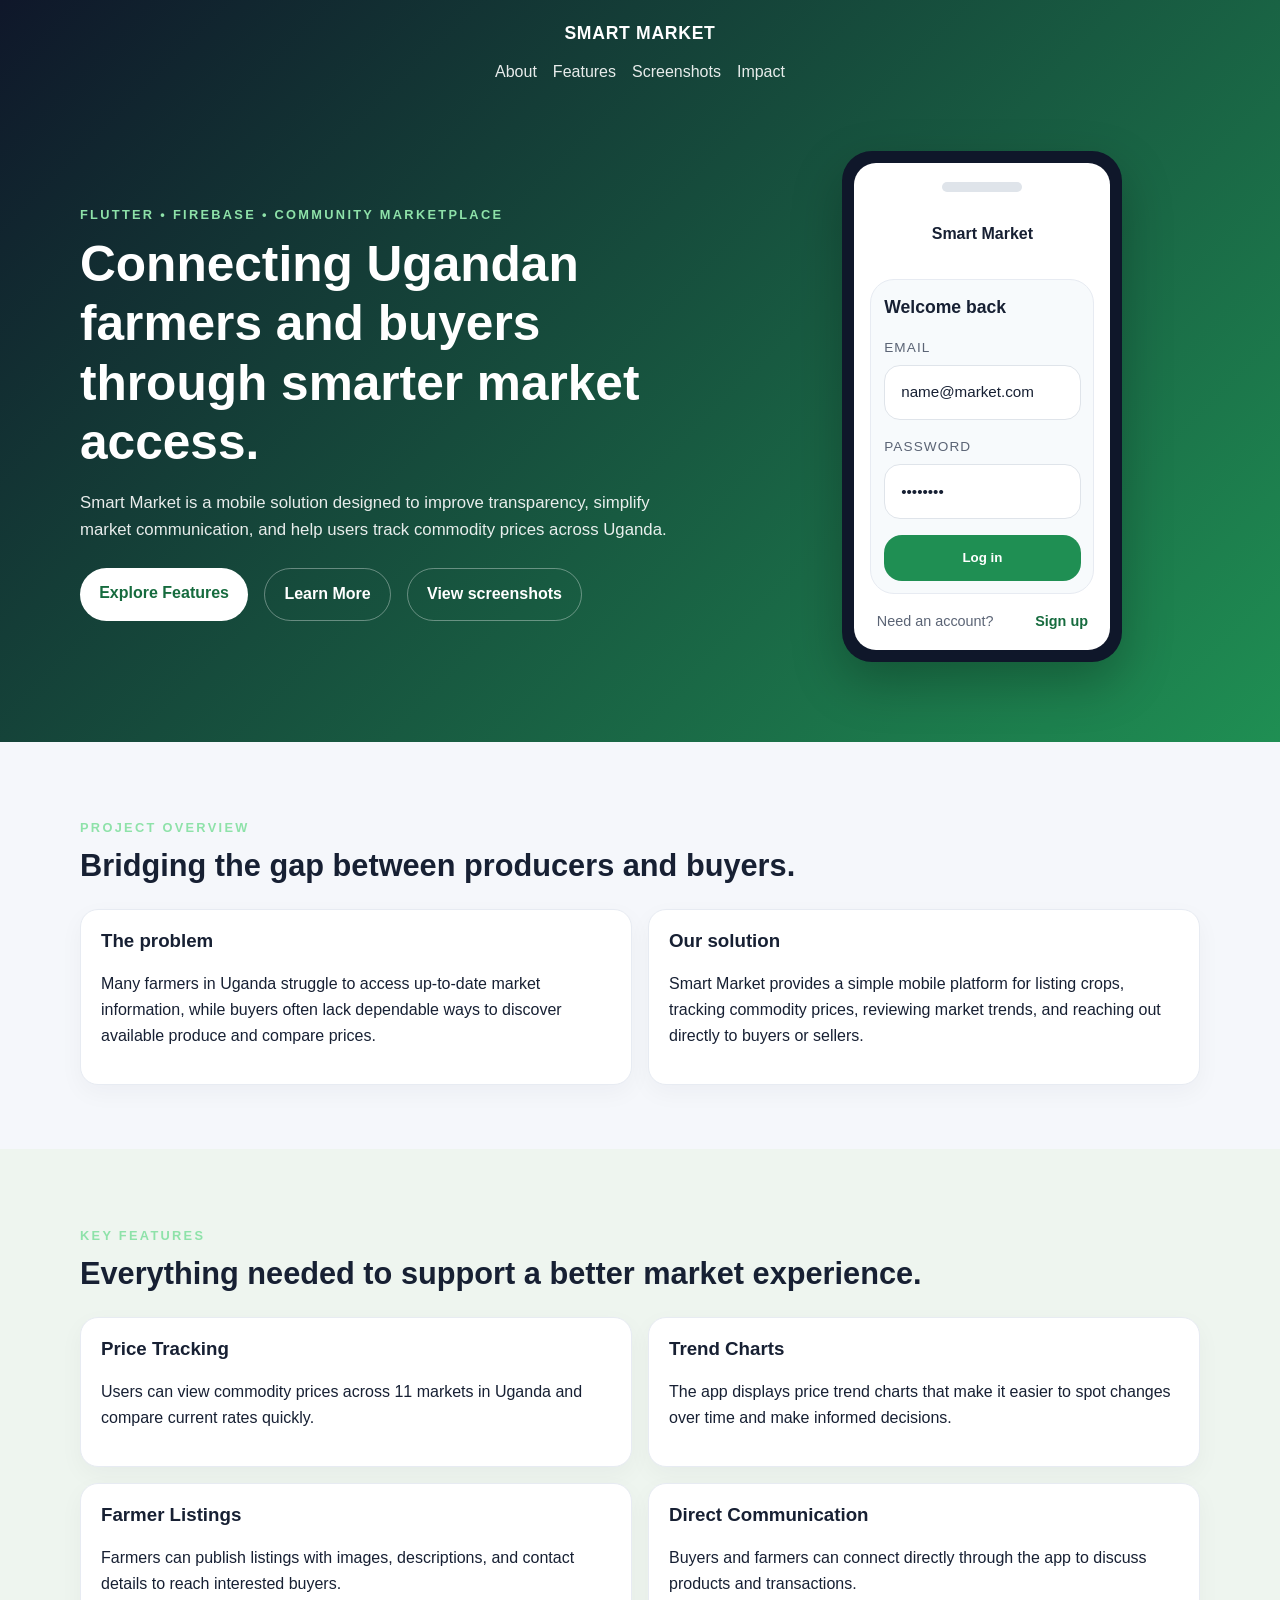
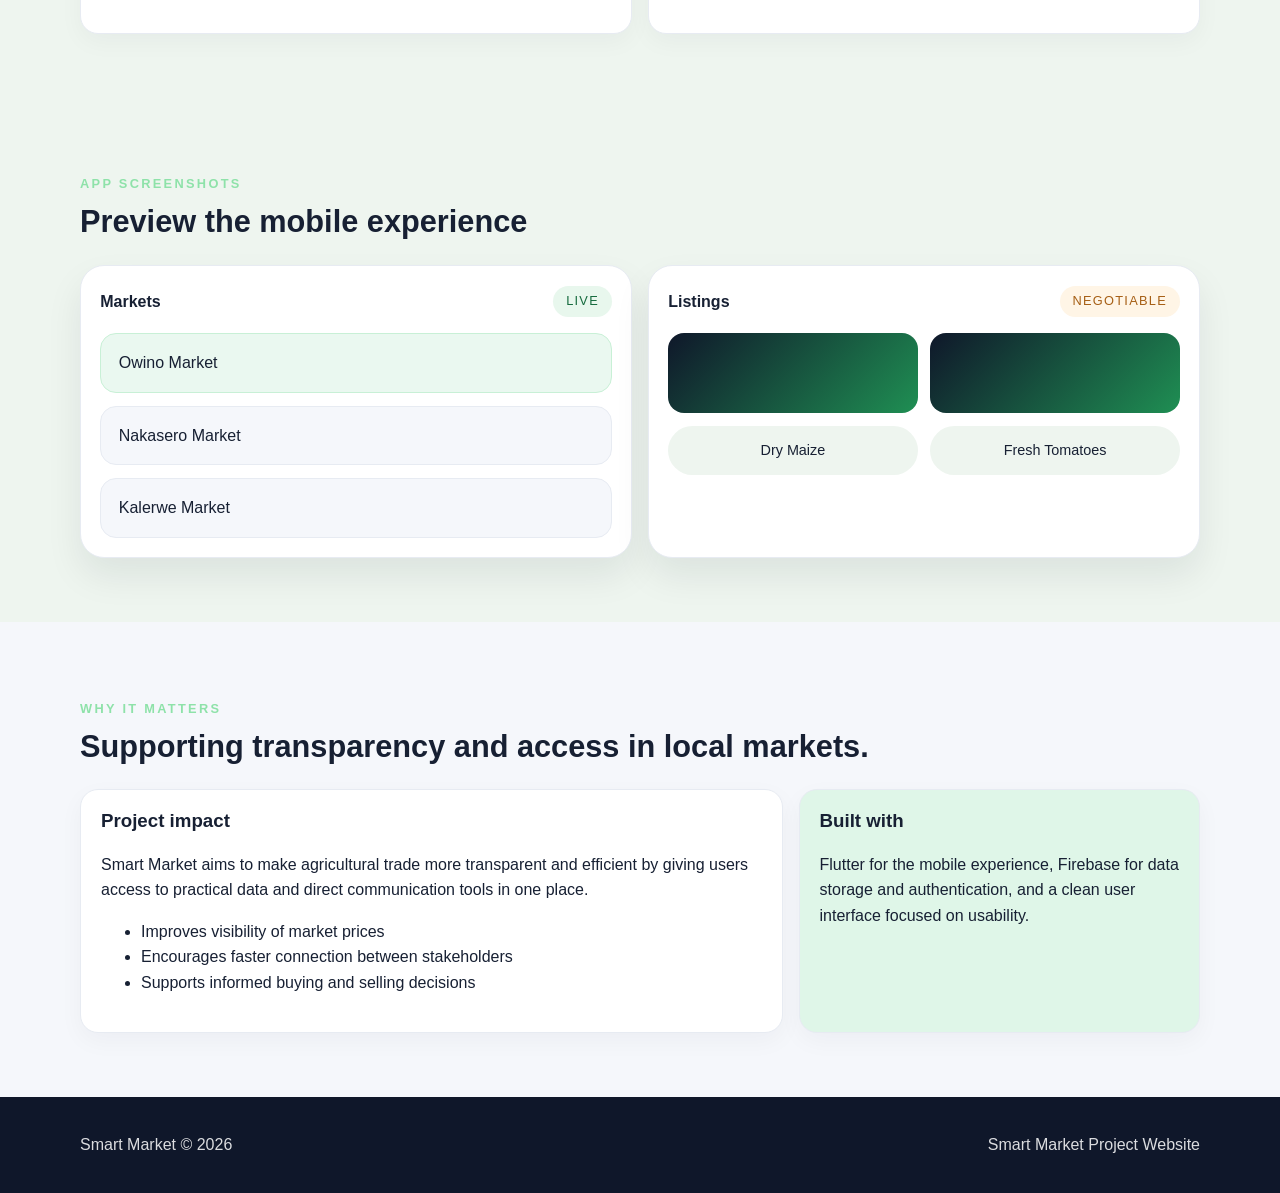
<file: index.html>
<!DOCTYPE html>
<html lang="en">
  <head>
    <meta charset="UTF-8" />
    <meta name="viewport" content="width=device-width, initial-scale=1.0" />
    <meta
      name="description"
      content="Smart Market is a Flutter mobile application that connects Ugandan farmers and buyers through transparent price tracking, market listings, and direct communication."
    />
    <title>Smart Market | Project Website</title>
    <link rel="stylesheet" href="styles.css" />
  </head>
  <body>
    <header class="hero">
      <nav class="nav container">
        <a class="brand" href="#top">Smart Market</a>
        <div class="nav-links">
          <a href="#about">About</a>
          <a href="#features">Features</a>
          <a href="screenshots.html">Screenshots</a>
          <a href="#impact">Impact</a>
        </div>
      </nav>

      <section class="hero-content container" id="top">
        <div class="hero-text">
          <p class="eyebrow">Flutter • Firebase • Community Marketplace</p>
          <h1>Connecting Ugandan farmers and buyers through smarter market access.</h1>
          <p class="lead">
            Smart Market is a mobile solution designed to improve transparency,
            simplify market communication, and help users track commodity prices
            across Uganda.
          </p>
          <div class="hero-actions">
            <a class="btn btn-primary" href="#features">Explore Features</a>
            <a class="btn btn-secondary" href="#about">Learn More</a>
            <a class="btn btn-secondary" href="screenshots.html">View screenshots</a>
          </div>
        </div>

        <div class="hero-card" aria-label="Project preview">
          <div class="mock-phone">
            <div class="screen screen-login">
              <div class="screen-bar"></div>
              <div class="screen-title">Smart Market</div>
              <div class="login-panel">
                <p class="login-subtitle">Welcome back</p>
                <div class="login-field">
                  <label>Email</label>
                  <div class="login-input">name@market.com</div>
                </div>
                <div class="login-field">
                  <label>Password</label>
                  <div class="login-input">••••••••</div>
                </div>
                <button class="login-btn">Log in</button>
              </div>
              <div class="login-footer">
                <span>Need an account?</span>
                <a href="#about">Sign up</a>
              </div>
            </div>
          </div>
        </div>
      </section>
    </header>

    <main>
      <section class="section container" id="about">
        <div class="section-heading">
          <p class="eyebrow">Project Overview</p>
          <h2>Bridging the gap between producers and buyers.</h2>
        </div>
        <div class="about-grid">
          <div class="panel">
            <h3>The problem</h3>
            <p>
              Many farmers in Uganda struggle to access up-to-date market
              information, while buyers often lack dependable ways to discover
              available produce and compare prices.
            </p>
          </div>
          <div class="panel">
            <h3>Our solution</h3>
            <p>
              Smart Market provides a simple mobile platform for listing crops,
              tracking commodity prices, reviewing market trends, and reaching
              out directly to buyers or sellers.
            </p>
          </div>
        </div>
      </section>

      <section class="section section-alt" id="features">
        <div class="container">
          <div class="section-heading">
            <p class="eyebrow">Key Features</p>
            <h2>Everything needed to support a better market experience.</h2>
          </div>

          <div class="features-grid">
            <article class="card">
              <h3>Price Tracking</h3>
              <p>
                Users can view commodity prices across 11 markets in Uganda and
                compare current rates quickly.
              </p>
            </article>
            <article class="card">
              <h3>Trend Charts</h3>
              <p>
                The app displays price trend charts that make it easier to spot
                changes over time and make informed decisions.
              </p>
            </article>
            <article class="card">
              <h3>Farmer Listings</h3>
              <p>
                Farmers can publish listings with images, descriptions, and
                contact details to reach interested buyers.
              </p>
            </article>
            <article class="card">
              <h3>Direct Communication</h3>
              <p>
                Buyers and farmers can connect directly through the app to
                discuss products and transactions.
              </p>
            </article>
          </div>
        </div>
      </section>

      <section class="section section-alt" id="screenshots">
        <div class="container">
          <div class="section-heading">
            <p class="eyebrow">App Screenshots</p>
            <h2>Preview the mobile experience</h2>
          </div>

          <div class="screenshots-grid">
            <article class="screenshot-card">
              <div class="screenshot-header">
                <span class="screenshot-label">Markets</span>
                <span class="screenshot-status">Live</span>
              </div>
              <div class="screenshot-body">
                <div class="screenshot-item active">Owino Market</div>
                <div class="screenshot-item">Nakasero Market</div>
                <div class="screenshot-item">Kalerwe Market</div>
              </div>
            </article>

            <article class="screenshot-card">
              <div class="screenshot-header">
                <span class="screenshot-label">Listings</span>
                <span class="screenshot-status negotiable">Negotiable</span>
              </div>
              <div class="screenshot-body">
                <div class="screenshot-row">
                  <div class="screenshot-block"></div>
                  <div class="screenshot-block"></div>
                </div>
                <div class="screenshot-row small">
                  <div class="screenshot-pill">Dry Maize</div>
                  <div class="screenshot-pill">Fresh Tomatoes</div>
                </div>
              </div>
            </article>
          </div>
        </div>
      </section>

      <section class="section container" id="impact">
        <div class="section-heading">
          <p class="eyebrow">Why It Matters</p>
          <h2>Supporting transparency and access in local markets.</h2>
        </div>
        <div class="impact-layout">
          <div class="panel large">
            <h3>Project impact</h3>
            <p>
              Smart Market aims to make agricultural trade more transparent and
              efficient by giving users access to practical data and direct
              communication tools in one place.
            </p>
            <ul>
              <li>Improves visibility of market prices</li>
              <li>Encourages faster connection between stakeholders</li>
              <li>Supports informed buying and selling decisions</li>
            </ul>
          </div>
          <div class="panel accent">
            <h3>Built with</h3>
            <p>Flutter for the mobile experience, Firebase for data storage and authentication, and a clean user interface focused on usability.</p>
          </div>
        </div>
      </section>
    </main>

    <footer class="footer">
      <div class="container footer-content">
        <p>Smart Market © 2026</p>
        <p>Smart Market Project Website</p>
      </div>
    </footer>
  </body>
</html>
</file>
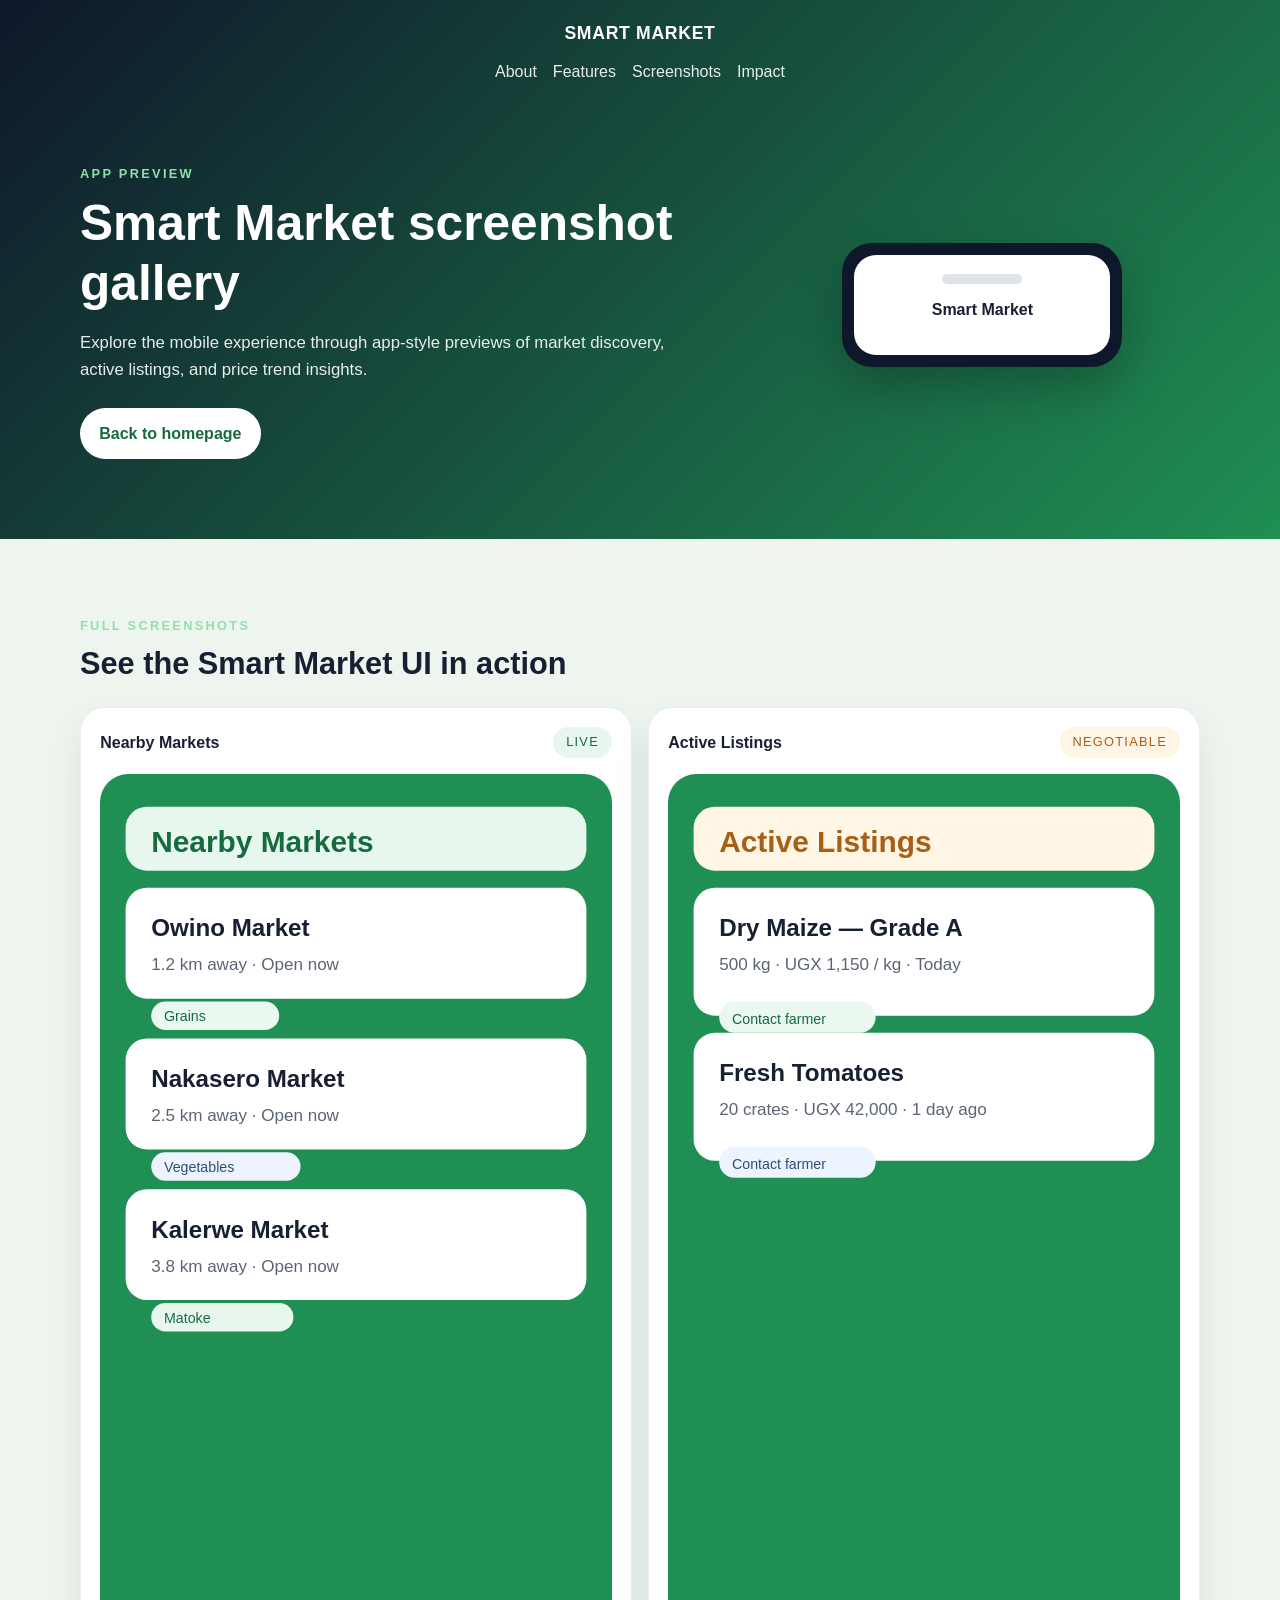
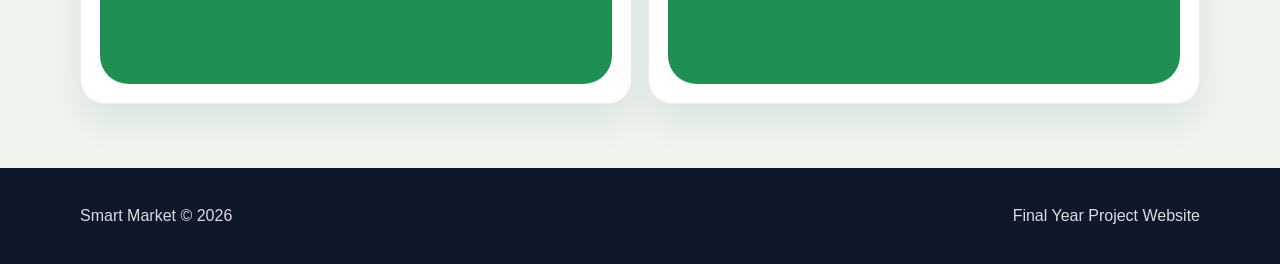
<file: screenshots.html>
<!DOCTYPE html>
<html lang="en">
  <head>
    <meta charset="UTF-8" />
    <meta name="viewport" content="width=device-width, initial-scale=1.0" />
    <title>Smart Market | Screenshots</title>
    <link rel="stylesheet" href="styles.css" />
  </head>
  <body>
    <header class="hero">
      <nav class="nav container">
        <a class="brand" href="index.html">Smart Market</a>
        <div class="nav-links">
          <a href="index.html#about">About</a>
          <a href="index.html#features">Features</a>
          <a href="screenshots.html">Screenshots</a>
          <a href="index.html#impact">Impact</a>
        </div>
      </nav>

      <section class="hero-content container" id="top">
        <div class="hero-text">
          <p class="eyebrow">App Preview</p>
          <h1>Smart Market screenshot gallery</h1>
          <p class="lead">
            Explore the mobile experience through app-style previews of market discovery, active listings, and price trend insights.
          </p>
          <div class="hero-actions">
            <a class="btn btn-primary" href="index.html">Back to homepage</a>
          </div>
        </div>

        <div class="hero-card" aria-label="Screenshot preview">
          <div class="mock-phone">
            <div class="screen">
              <div class="screen-bar"></div>
              <div class="screen-title">Smart Market</div>
              <div class="screen-block"></div>
              <div class="screen-grid">
                <div class="mini-card"></div>
                <div class="mini-card"></div>
                <div class="mini-card wide"></div>
              </div>
            </div>
          </div>
        </div>
      </section>
    </header>

    <main>
      <section class="section section-alt">
        <div class="container">
          <div class="section-heading">
            <p class="eyebrow">Full screenshots</p>
            <h2>See the Smart Market UI in action</h2>
          </div>

          <div class="screenshots-grid">
            <article class="screenshot-card screenshot-image-card">
              <div class="screenshot-header">
                <span class="screenshot-label">Nearby Markets</span>
                <span class="screenshot-status">Live</span>
              </div>
              <div class="screenshot-image-wrapper">
                <img src="images/market-screenshot.svg" alt="Nearby markets mobile screenshot" />
              </div>
            </article>

            <article class="screenshot-card screenshot-image-card">
              <div class="screenshot-header">
                <span class="screenshot-label">Active Listings</span>
                <span class="screenshot-status negotiable">Negotiable</span>
              </div>
              <div class="screenshot-image-wrapper">
                <img src="images/listings-screenshot.svg" alt="Active listings mobile screenshot" />
              </div>
            </article>

          </div>
        </div>
      </section>
    </main>

    <footer class="footer">
      <div class="container footer-content">
        <p>Smart Market © 2026</p>
        <p>Final Year Project Website</p>
      </div>
    </footer>
  </body>
</html>
</file>
<file: styles.css>
:root {
  --bg: #f5f7fb;
  --text: #172033;
  --muted: #5b6475;
  --primary: #1f8f53;
  --primary-dark: #166b3e;
  --accent: #dff6e8;
  --card: #ffffff;
  --border: #e7ebf2;
}

* {
  box-sizing: border-box;
}

body {
  margin: 0;
  font-family: Arial, Helvetica, sans-serif;
  color: var(--text);
  background: var(--bg);
  line-height: 1.6;
}

a {
  color: inherit;
  text-decoration: none;
}

.container {
  width: min(1120px, calc(100% - 2rem));
  margin: 0 auto;
}

.hero {
  background: linear-gradient(135deg, #0f172a, #1f8f53);
  color: white;
  padding-bottom: 4rem;
}

.nav {
  display: flex;
  justify-content: space-between;
  align-items: center;
  padding: 1.2rem 0;
}

.brand {
  font-weight: 700;
  font-size: 1.1rem;
  letter-spacing: 0.04em;
  text-transform: uppercase;
}

.nav-links {
  display: flex;
  gap: 1rem;
}

.nav-links a {
  color: rgba(255, 255, 255, 0.9);
}

.hero-content {
  display: grid;
  grid-template-columns: 1.2fr 0.8fr;
  gap: 2rem;
  align-items: center;
  padding: 3rem 0 1rem;
}

.eyebrow {
  text-transform: uppercase;
  letter-spacing: 0.18em;
  font-size: 0.8rem;
  font-weight: 700;
  color: #8ee2a9;
  margin-bottom: 0.6rem;
}

h1,
h2,
h3 {
  line-height: 1.2;
}

h1 {
  font-size: clamp(2rem, 4vw, 3.1rem);
  margin: 0 0 1rem;
}

.lead {
  font-size: 1.05rem;
  color: rgba(255, 255, 255, 0.9);
  max-width: 620px;
}

.hero-actions {
  display: flex;
  flex-wrap: wrap;
  gap: 1rem;
  margin-top: 1.5rem;
}

.btn {
  display: inline-block;
  padding: 0.8rem 1.2rem;
  border-radius: 999px;
  font-weight: 600;
}

.btn-primary {
  background: white;
  color: var(--primary-dark);
}

.btn-secondary {
  border: 1px solid rgba(255, 255, 255, 0.35);
  color: white;
}

.hero-card {
  display: flex;
  justify-content: center;
}

.mock-phone {
  width: 280px;
  padding: 12px;
  border-radius: 30px;
  background: #0f172a;
  box-shadow: 0 20px 50px rgba(0, 0, 0, 0.25);
}

.screen {
  background: white;
  border-radius: 22px;
  padding: 1rem;
  color: var(--text);
}

.screen-bar {
  height: 10px;
  width: 80px;
  margin: 0.2rem auto 0.8rem;
  border-radius: 999px;
  background: #dfe4ea;
}

.screen-title {
  font-weight: 700;
  text-align: center;
  margin-bottom: 1rem;
}

.screen-login {
  display: grid;
  gap: 1rem;
}

.login-panel {
  display: grid;
  gap: 1rem;
  padding: 0.8rem;
  background: #f7fafc;
  border-radius: 24px;
  border: 1px solid #e7ebf2;
}

.login-subtitle {
  margin: 0;
  font-size: 1.1rem;
  font-weight: 700;
}

.login-field {
  display: grid;
  gap: 0.4rem;
}

.login-field label {
  font-size: 0.85rem;
  color: var(--muted);
  text-transform: uppercase;
  letter-spacing: 0.08em;
}

.login-input {
  border-radius: 16px;
  background: white;
  border: 1px solid #dfe4ea;
  padding: 0.9rem 1rem;
  color: var(--text);
  font-size: 0.95rem;
}

.login-btn {
  width: 100%;
  padding: 0.95rem 1rem;
  border: none;
  border-radius: 18px;
  background: var(--primary);
  color: white;
  font-weight: 700;
  cursor: pointer;
}

.login-footer {
  display: flex;
  justify-content: space-between;
  align-items: center;
  padding: 0 0.4rem;
  font-size: 0.9rem;
  color: var(--muted);
}

.login-footer a {
  color: var(--primary-dark);
  font-weight: 700;
}

.screen-block,
.screen-grid,
.mini-card,
.mini-card.wide {
  display: none;
}

.section {
  padding: 4rem 0;
}

.section-alt {
  background: #eef5ef;
}

.section-heading {
  margin-bottom: 1.5rem;
}

.section-heading h2 {
  margin: 0;
  font-size: clamp(1.5rem, 2.4vw, 2.2rem);
}

.about-grid,
.features-grid,
.impact-layout {
  display: grid;
  gap: 1rem;
}

.about-grid {
  grid-template-columns: repeat(2, minmax(0, 1fr));
}

.features-grid {
  grid-template-columns: repeat(2, minmax(0, 1fr));
}

.panel,
.card {
  background: var(--card);
  border: 1px solid var(--border);
  border-radius: 18px;
  padding: 1.25rem;
  box-shadow: 0 8px 24px rgba(15, 23, 42, 0.04);
}

.panel h3,
.card h3 {
  margin-top: 0;
}

.impact-layout {
  grid-template-columns: 1.4fr 0.8fr;
}

.panel.accent {
  background: var(--accent);
}

.footer {
  background: #0f172a;
  color: rgba(255, 255, 255, 0.85);
  padding: 1.2rem 0;
}

.footer-content {
  display: flex;
  justify-content: space-between;
  gap: 1rem;
  flex-wrap: wrap;
}

.screenshots-grid {
  display: grid;
  grid-template-columns: repeat(2, minmax(0, 1fr));
  gap: 1rem;
  margin-top: 1.5rem;
}

.screenshot-card {
  background: var(--card);
  border: 1px solid var(--border);
  border-radius: 24px;
  padding: 1.2rem;
  box-shadow: 0 18px 36px rgba(15, 23, 42, 0.08);
}

.screenshot-header {
  display: flex;
  justify-content: space-between;
  align-items: center;
  margin-bottom: 1rem;
}

.screenshot-label {
  font-weight: 700;
  color: var(--text);
}

.screenshot-status {
  font-size: 0.8rem;
  text-transform: uppercase;
  letter-spacing: 0.1em;
  padding: 0.35rem 0.8rem;
  border-radius: 999px;
  background: #e8f7ed;
  color: #166b3e;
}

.screenshot-status.negotiable {
  background: #fff5e6;
  color: #a65f15;
}

.screenshot-body {
  display: grid;
  gap: 0.8rem;
}

.screenshot-item,
.screenshot-block,
.screenshot-row {
  border-radius: 16px;
}

.screenshot-item {
  padding: 1rem 1.1rem;
  background: #f5f7fb;
  color: var(--text);
  border: 1px solid var(--border);
}

.screenshot-item.active {
  background: #eaf8f0;
  border-color: #c8f0d6;
}

.screenshot-row {
  display: grid;
  grid-template-columns: 1fr 1fr;
  gap: 0.8rem;
}

.screenshot-row.small {
  grid-template-columns: 1fr 1fr;
}

.screenshot-block {
  min-height: 80px;
  background: linear-gradient(135deg, #0f172a, #1f8f53);
}

.screenshot-pill {
  padding: 0.8rem 1rem;
  border-radius: 999px;
  background: #eef5ef;
  font-size: 0.9rem;
  color: var(--text);
  text-align: center;
}

.screenshot-image-card .screenshot-body,
.screenshot-image-card .screenshot-image-wrapper {
  padding: 0;
  margin: 0;
  border: none;
}

.screenshot-image-wrapper {
  border-radius: 24px;
  overflow: hidden;
  background: #f8fafc;
  border: 1px solid var(--border);
}

.screenshot-image-wrapper img {
  display: block;
  width: 100%;
  height: auto;
}

.chart-line {
  min-height: 140px;
  border-radius: 24px;
  background: linear-gradient(135deg, rgba(31, 143, 83, 0.15), rgba(15, 23, 42, 0.05));
  position: relative;
  overflow: hidden;
}

.chart-line::before {
  content: "";
  position: absolute;
  inset: 18px 18px 18px;
  background: linear-gradient(90deg, transparent 0%, transparent 20%, rgba(31, 143, 83, 0.9) 25%, rgba(31, 143, 83, 0.9) 26%, transparent 26%, transparent 35%, rgba(16, 111, 62, 0.9) 36%, rgba(16, 111, 62, 0.9) 38%, transparent 38%, transparent 60%, rgba(31, 143, 83, 0.9) 62%, rgba(31, 143, 83, 0.9) 64%, transparent 64%, transparent 100%);
  border-radius: 16px;
}

.chart-legends {
  display: flex;
  justify-content: space-between;
  gap: 0.8rem;
  color: var(--muted);
  font-size: 0.9rem;
}

@media (max-width: 1000px) {
  .screenshots-grid {
    grid-template-columns: repeat(2, minmax(0, 1fr));
  }
}

@media (max-width: 720px) {
  .hero-content,
  .about-grid,
  .features-grid,
  .impact-layout,
  .screenshots-grid {
    grid-template-columns: 1fr;
  }

  .nav {
    flex-direction: column;
    gap: 0.7rem;
  }
}

  .nav {
    flex-direction: column;
    gap: 0.7rem;
  }
}
</file>
